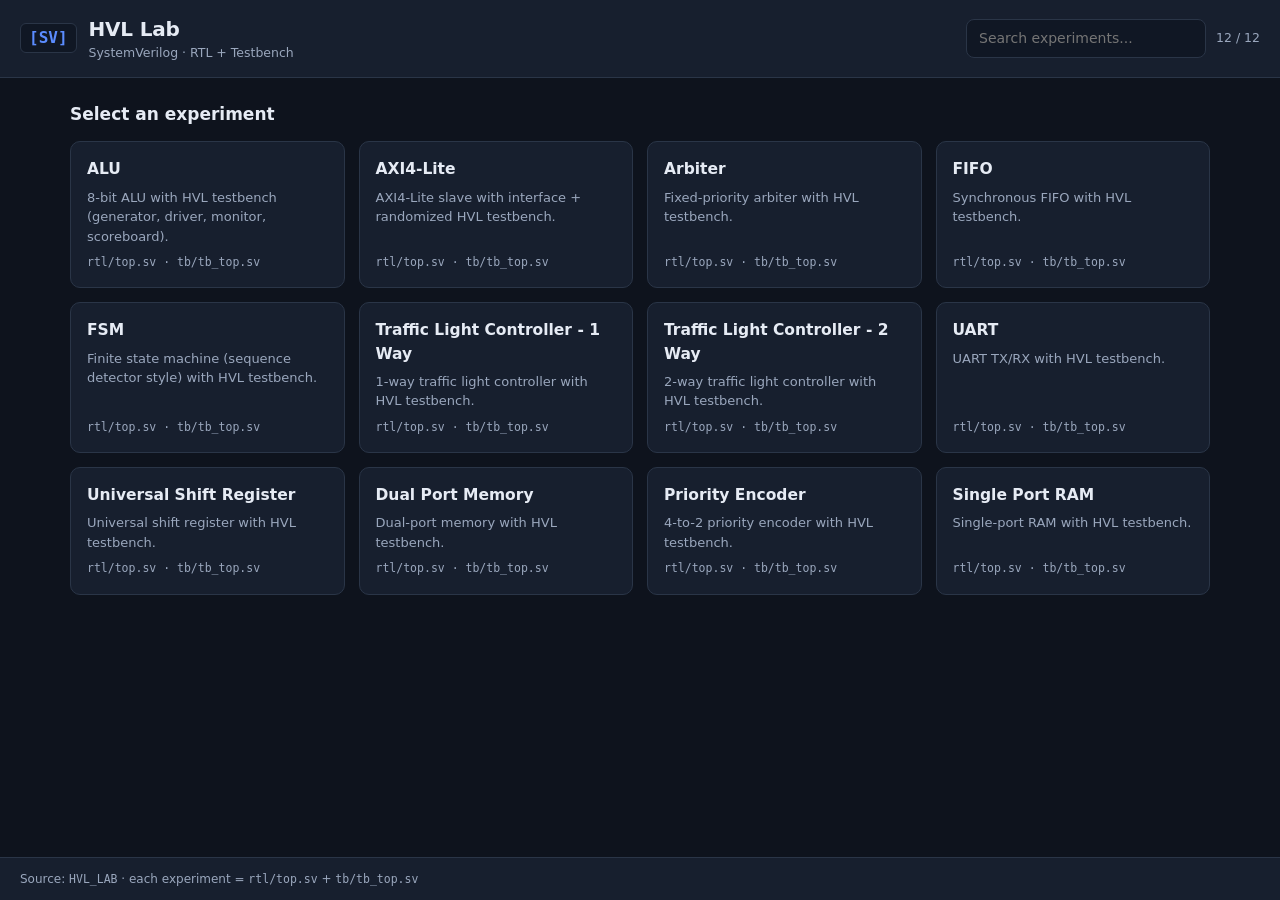
<file: index.html>
<!DOCTYPE html>
<html lang="en">
<head>
<meta charset="UTF-8">
<meta http-equiv="X-UA-Compatible" content="IE=edge">
<meta name="viewport" content="width=device-width, initial-scale=1.0">
<title>HVL Lab - SystemVerilog Experiments</title>
<link rel="stylesheet" href="styles.css">
</head>
<body>

<header class="topbar">
  <div class="brand">
    <span class="brand-mark" aria-hidden="true">[SV]</span>
    <div>
      <h1>HVL Lab</h1>
      <p>SystemVerilog &middot; RTL + Testbench</p>
    </div>
  </div>
  <div class="topbar-right">
    <input id="search" type="text" placeholder="Search experiments..." aria-label="Search experiments" autocomplete="off">
    <span id="count" class="count" aria-live="polite"></span>
  </div>
</header>

<main class="wrap">

  <!-- Home / experiment picker -->
  <section id="homeView" aria-label="Experiment list">
    <h2 class="section-title">Select an experiment</h2>
    <div id="grid" class="grid"></div>
    <p id="empty" class="empty" hidden style="display:none;">No experiments match your search.</p>
  </section>

  <!-- Detail / side-by-side code -->
  <section id="detailView" hidden style="display:none;" aria-label="Experiment code">
    <div class="detail-head">
      <button id="backBtn" class="btn" type="button">&larr; All experiments</button>
      <div class="detail-title">
        <h2 id="expTitle"></h2>
        <p id="expDesc"></p>
      </div>
    </div>

    <div class="detail-actions">
      <button id="copyAllBtn" class="btn primary" type="button">Copy RTL + TB</button>
      <button id="dlAllBtn" class="btn" type="button">Download both</button>
    </div>

    <div class="panes">
      <article class="pane" aria-label="RTL code">
        <div class="pane-head">
          <div>
            <strong>RTL</strong>
            <span id="rtlName" class="file"></span>
          </div>
          <div class="pane-btns">
            <button id="copyRtlBtn" class="btn small primary" type="button">Copy</button>
            <button id="dlRtlBtn" class="btn small ghost" type="button">.sv</button>
          </div>
        </div>
        <div class="code-scroll" id="rtlScroll">
          <div class="code-row">
            <div class="gutter" id="rtlGutter" aria-hidden="true"></div>
            <pre class="code"><code id="rtlCode"></code></pre>
          </div>
        </div>
      </article>

      <article class="pane" aria-label="Testbench code">
        <div class="pane-head tb">
          <div>
            <strong>Testbench</strong>
            <span id="tbName" class="file"></span>
          </div>
          <div class="pane-btns">
            <button id="copyTbBtn" class="btn small primary" type="button">Copy</button>
            <button id="dlTbBtn" class="btn small ghost" type="button">.sv</button>
          </div>
        </div>
        <div class="code-scroll" id="tbScroll">
          <div class="code-row">
            <div class="gutter" id="tbGutter" aria-hidden="true"></div>
            <pre class="code"><code id="tbCode"></code></pre>
          </div>
        </div>
      </article>
    </div>
  </section>

</main>

<footer class="footer">
  <span>Source: <code>HVL_LAB</code> &middot; each experiment = <code>rtl/top.sv</code> + <code>tb/tb_top.sv</code></span>
</footer>

<div id="toast" class="toast" role="status" aria-live="polite"></div>

<script src="experiments.js"></script>
<script src="app.js"></script>
</body>
</html>
</file>
<file: styles.css>
/* HVL Lab viewer — universal legacy-compatible stylesheet (works on old Firefox ESR, Chrome, IE11+, file://) */
* { margin: 0; padding: 0; -webkit-box-sizing: border-box; -moz-box-sizing: border-box; box-sizing: border-box; }

[hidden] { display: none !important; }
header, main, section, article, footer { display: block; }

html { -webkit-text-size-adjust: 100%; background: #0e131d; color: #e6ebf4; }
body {
  font-family: -apple-system, BlinkMacSystemFont, "Segoe UI", Roboto, "DejaVu Sans", "Liberation Sans", Helvetica, Arial, sans-serif;
  background: #0e131d;
  color: #e6ebf4;
  font-size: 15px;
  line-height: 1.5;
  min-height: 100vh;
  display: -webkit-box;
  display: -ms-flexbox;
  display: flex;
  -webkit-box-orient: vertical;
  -webkit-box-direction: normal;
  -ms-flex-direction: column;
  flex-direction: column;
}

/* ---------- top bar ---------- */
.topbar {
  background: #171f2e;
  border-bottom: 1px solid #2a3547;
  padding: 14px 20px;
  display: -webkit-box;
  display: -ms-flexbox;
  display: flex;
  -webkit-box-align: center;
  -ms-flex-align: center;
  align-items: center;
  -ms-flex-wrap: wrap;
  flex-wrap: wrap;
}
.brand {
  display: -webkit-box;
  display: -ms-flexbox;
  display: flex;
  -webkit-box-align: center;
  -ms-flex-align: center;
  align-items: center;
  margin-right: 16px;
}
.brand-mark {
  font-family: "DejaVu Sans Mono", "Liberation Mono", Menlo, Consolas, monospace;
  font-size: 16px;
  font-weight: 700;
  color: #5b8cff;
  background: #101724;
  border: 1px solid #2a3547;
  border-radius: 6px;
  padding: 6px 8px;
  line-height: 1;
  margin-right: 12px;
}
.brand h1 { font-size: 20px; letter-spacing: -0.01em; color: #e6ebf4; }
.brand p { font-size: 12.5px; color: #9aa7bd; }
.topbar-right {
  margin-left: auto;
  display: -webkit-box;
  display: -ms-flexbox;
  display: flex;
  -webkit-box-align: center;
  -ms-flex-align: center;
  align-items: center;
}
#search {
  font: inherit;
  font-size: 14px;
  padding: 8px 12px;
  border: 1px solid #2a3547;
  border-radius: 8px;
  width: 240px;
  max-width: 60vw;
  background: #101724;
  color: #e6ebf4;
  margin-right: 10px;
}
#search:focus { outline: 2px solid #5b8cff; border-color: #5b8cff; }
.count { font-size: 12.5px; color: #9aa7bd; white-space: nowrap; }

/* ---------- layout ---------- */
.wrap {
  width: 1180px;
  max-width: 100%;
  margin: 0 auto;
  padding: 24px 20px 40px;
  -webkit-box-flex: 1;
  -ms-flex: 1 0 auto;
  flex: 1 0 auto;
}
.section-title { font-size: 17px; margin-bottom: 14px; color: #e6ebf4; }

/* ---------- cards (flexbox fallback for old browsers + grid) ---------- */
.grid {
  display: -webkit-box;
  display: -ms-flexbox;
  display: flex;
  -ms-flex-wrap: wrap;
  flex-wrap: wrap;
  margin: -7px;
}
.card {
  font: inherit;
  text-align: left;
  background: #171f2e;
  border: 1px solid #2a3547;
  border-radius: 10px;
  padding: 16px;
  cursor: pointer;
  display: -webkit-box;
  display: -ms-flexbox;
  display: flex;
  -webkit-box-orient: vertical;
  -webkit-box-direction: normal;
  -ms-flex-direction: column;
  flex-direction: column;
  width: 270px;
  -webkit-box-flex: 1;
  -ms-flex: 1 1 250px;
  flex: 1 1 250px;
  margin: 7px;
  color: #e6ebf4;
  transition: border-color .12s, box-shadow .12s;
}
.card:hover, .card:focus {
  border-color: #5b8cff;
  box-shadow: 0 4px 16px rgba(29, 78, 216, .18);
  outline: none;
}
.card h3 { font-size: 15.5px; margin-bottom: 6px; color: #e6ebf4; }
.card p { font-size: 13px; color: #9aa7bd; margin-bottom: 8px; -webkit-box-flex: 1; -ms-flex: 1 0 auto; flex: 1 0 auto; }
.card .meta {
  font-size: 11.5px;
  color: #9aa7bd;
  font-family: "DejaVu Sans Mono", "Liberation Mono", SFMono-Regular, Menlo, Consolas, monospace;
}
.empty { color: #9aa7bd; padding: 30px 0; }

/* ---------- detail ---------- */
.detail-head {
  display: -webkit-box;
  display: -ms-flexbox;
  display: flex;
  -webkit-box-align: start;
  -ms-flex-align: start;
  align-items: flex-start;
  margin-bottom: 12px;
  -ms-flex-wrap: wrap;
  flex-wrap: wrap;
}
.detail-head #backBtn { margin-right: 14px; margin-bottom: 6px; }
.detail-title h2 { font-size: 21px; letter-spacing: -0.01em; color: #e6ebf4; }
.detail-title p { color: #9aa7bd; font-size: 13.5px; }
.detail-actions {
  display: -webkit-box;
  display: -ms-flexbox;
  display: flex;
  margin-bottom: 14px;
  -ms-flex-wrap: wrap;
  flex-wrap: wrap;
}
.detail-actions .btn { margin-right: 8px; margin-bottom: 6px; }

/* ---------- buttons ---------- */
.btn {
  font: inherit;
  font-size: 13.5px;
  font-weight: 600;
  border: 1px solid #2a3547;
  background: #171f2e;
  color: #e6ebf4;
  border-radius: 8px;
  padding: 8px 14px;
  cursor: pointer;
  display: inline-block;
}
.btn:hover { border-color: #9aa7bd; background: #212b40; }
.btn.primary { background: #5b8cff; border-color: #5b8cff; color: #0b1220; }
.btn.primary:hover { background: #7ba0ff; }
.btn.ghost { background: transparent; }
.btn.small { font-size: 12.5px; padding: 5px 11px; }

/* ---------- side-by-side panes ---------- */
.panes {
  display: -webkit-box;
  display: -ms-flexbox;
  display: flex;
  -webkit-box-align: stretch;
  -ms-flex-align: stretch;
  align-items: stretch;
}
.pane {
  -webkit-box-flex: 1;
  -ms-flex: 1 1 0%;
  flex: 1 1 0%;
  width: 49%;
  min-width: 0;
  background: #171f2e;
  border: 1px solid #2a3547;
  border-radius: 10px;
  overflow: hidden;
  display: -webkit-box;
  display: -ms-flexbox;
  display: flex;
  -webkit-box-orient: vertical;
  -webkit-box-direction: normal;
  -ms-flex-direction: column;
  flex-direction: column;
}
.pane + .pane { margin-left: 14px; }
.pane-head {
  display: -webkit-box;
  display: -ms-flexbox;
  display: flex;
  -webkit-box-align: center;
  -ms-flex-align: center;
  align-items: center;
  -webkit-box-pack: justify;
  -ms-flex-pack: justify;
  justify-content: space-between;
  padding: 10px 12px;
  border-bottom: 1px solid #2a3547;
  border-top: 3px solid #22d3ee;
  background: #141b2a;
  -ms-flex-wrap: wrap;
  flex-wrap: wrap;
}
.pane-head.tb { border-top-color: #a78bfa; }
.pane-head strong { font-size: 13.5px; color: #e6ebf4; }
.pane-head .file {
  font-family: "DejaVu Sans Mono", "Liberation Mono", SFMono-Regular, Menlo, Consolas, monospace;
  font-size: 11.5px;
  color: #9aa7bd;
  margin-left: 8px;
}
.pane-btns {
  display: -webkit-box;
  display: -ms-flexbox;
  display: flex;
}
.pane-btns .btn + .btn { margin-left: 6px; }

/* ---------- code ---------- */
.code-scroll { overflow: auto; max-height: 68vh; background: #0a0f1c; }
.code-row {
  display: -webkit-box;
  display: -ms-flexbox;
  display: flex;
  min-height: 100%;
}
.gutter {
  -webkit-box-flex: 0;
  -ms-flex: 0 0 auto;
  flex: 0 0 auto;
  padding: 12px 10px 12px 14px;
  text-align: right;
  color: #64748b;
  background: #070b14;
  border-right: 1px solid #1a2334;
  font-family: "DejaVu Sans Mono", "Liberation Mono", SFMono-Regular, Menlo, Consolas, monospace;
  font-size: 12.5px;
  line-height: 1.65;
  white-space: pre;
  -webkit-user-select: none;
  -moz-user-select: none;
  -ms-user-select: none;
  user-select: none;
}
.code {
  -webkit-box-flex: 1;
  -ms-flex: 1 0 auto;
  flex: 1 0 auto;
  padding: 12px 16px;
  font-family: "DejaVu Sans Mono", "Liberation Mono", SFMono-Regular, Menlo, Consolas, monospace;
  font-size: 12.5px;
  line-height: 1.65;
  white-space: pre;
  color: #e2e8f0;
}
.code .c-com { color: #7d8aa0; font-style: italic; }
.code .c-str { color: #a5d6a7; }
.code .c-pp  { color: #f0abfc; }
.code .c-kw  { color: #93c5fd; }
.code .c-num { color: #fbbf24; }

/* ---------- footer + toast ---------- */
.footer {
  border-top: 1px solid #2a3547;
  padding: 12px 20px;
  font-size: 12px;
  color: #9aa7bd;
  background: #171f2e;
}
.footer code {
  font-family: "DejaVu Sans Mono", "Liberation Mono", SFMono-Regular, Menlo, Consolas, monospace;
  font-size: 11.5px;
}
.toast {
  position: fixed;
  left: 50%;
  bottom: 24px;
  -webkit-transform: translateX(-50%);
  -ms-transform: translateX(-50%);
  transform: translateX(-50%);
  background: #111827;
  border: 1px solid #5b8cff;
  color: #ffffff;
  font-size: 13.5px;
  padding: 10px 18px;
  border-radius: 8px;
  opacity: 0;
  visibility: hidden;
  pointer-events: none;
  transition: opacity .15s;
  max-width: 90%;
  z-index: 50;
}
.toast.show { opacity: 1; visibility: visible; }

/* ---------- small screens: stack panes ---------- */
@media (max-width: 900px) {
  .panes {
    -webkit-box-orient: vertical;
    -webkit-box-direction: normal;
    -ms-flex-direction: column;
    flex-direction: column;
  }
  .pane { width: 100%; }
  .pane + .pane { margin-left: 0; margin-top: 14px; }
  .code-scroll { max-height: none; }
  #search { width: 100%; }
  .topbar-right { width: 100%; margin-top: 10px; }
}
</file>
